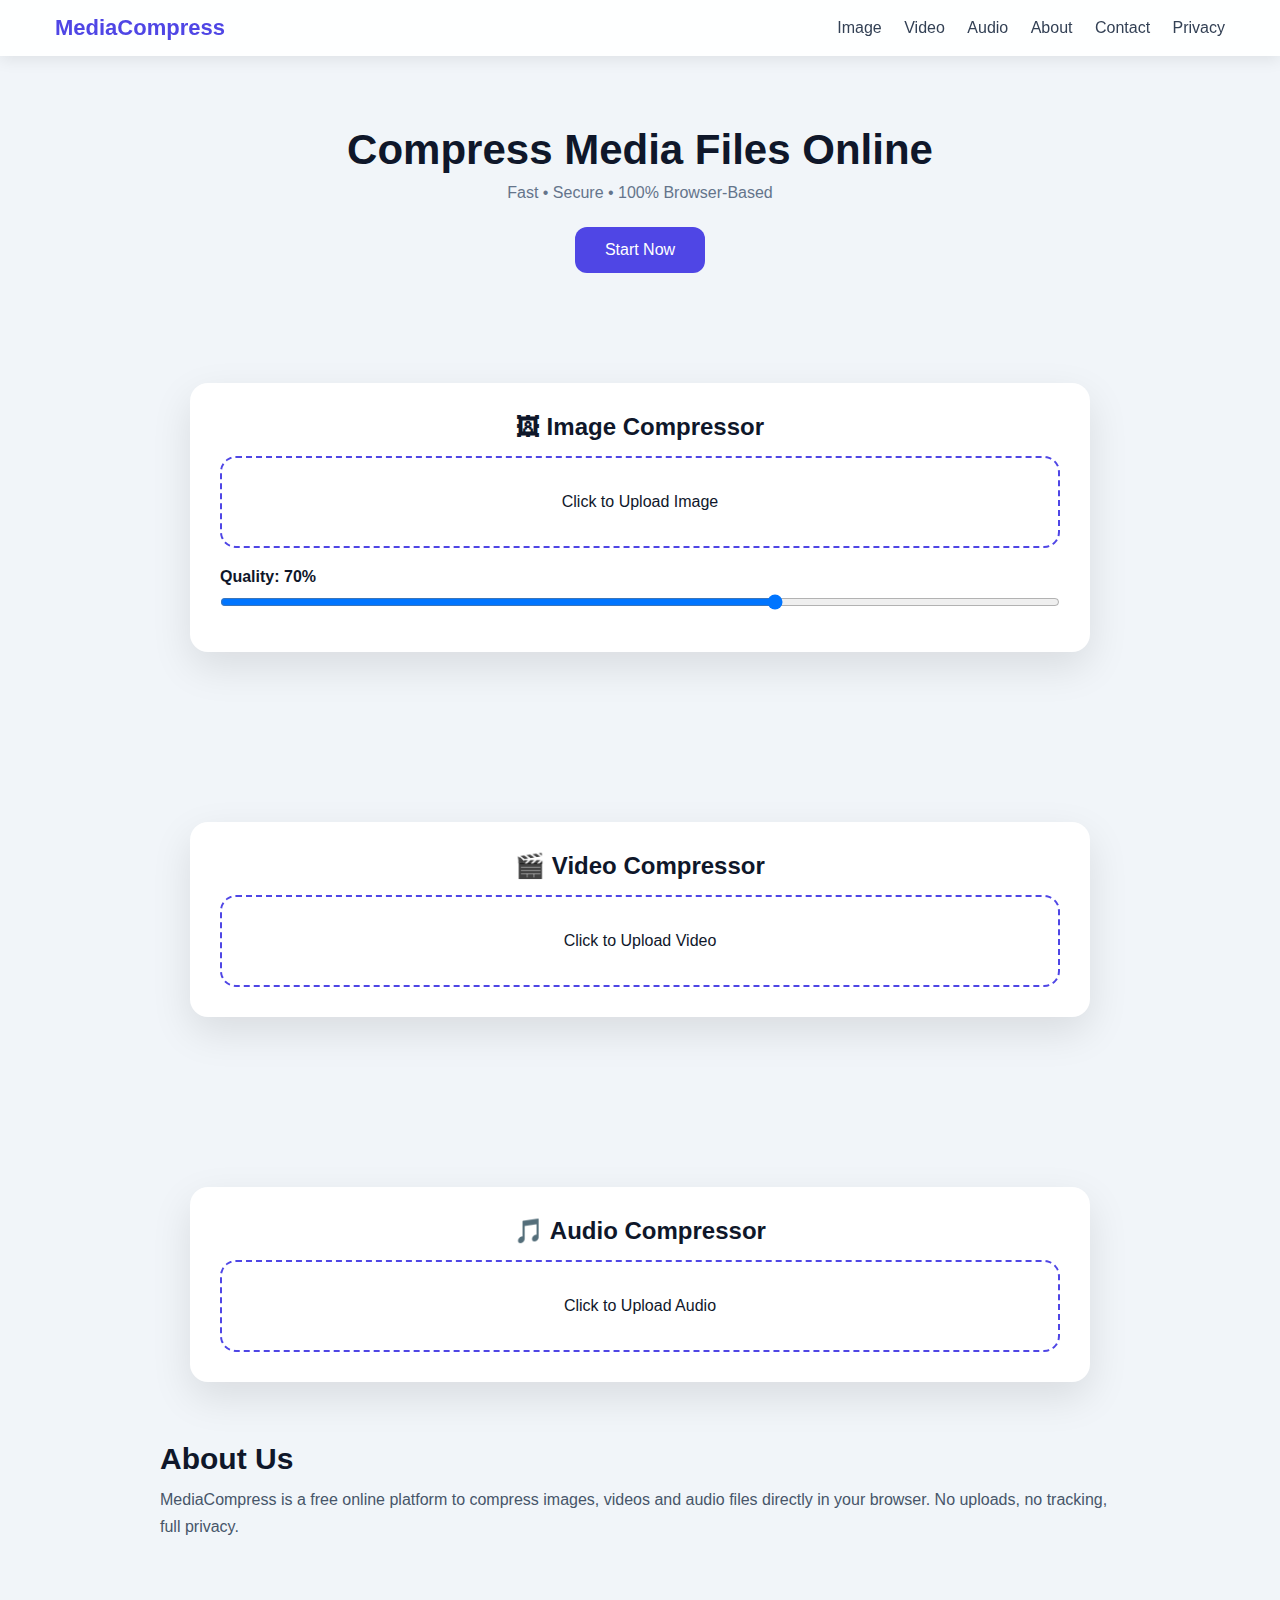
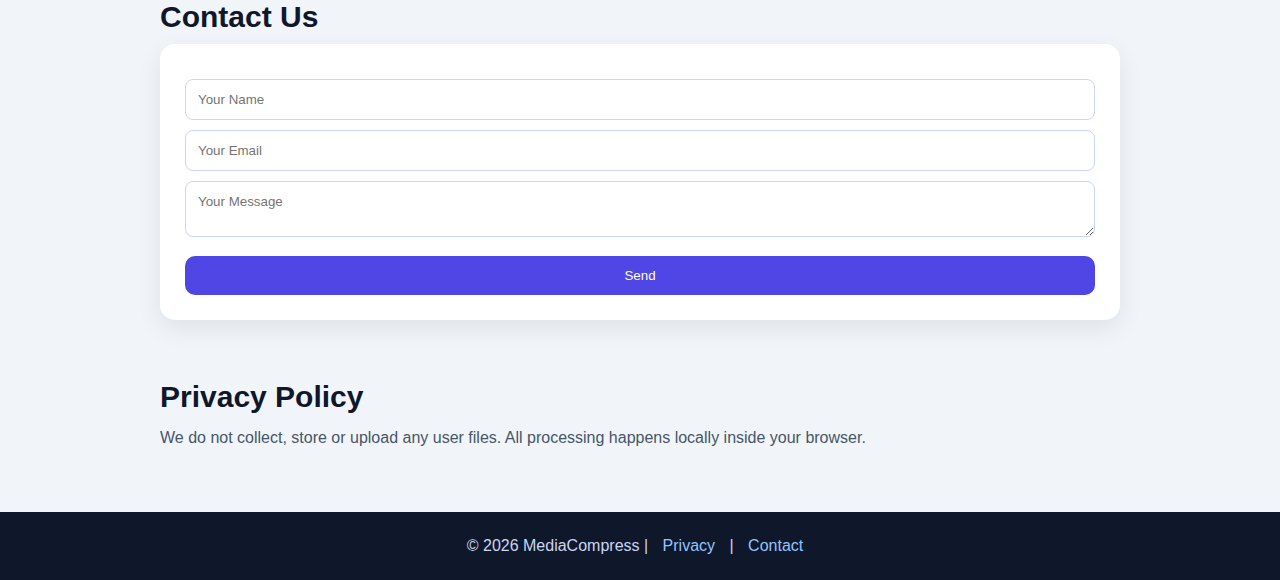
<file: index.html>
<!DOCTYPE html>
<html lang="en">
<head>
<meta charset="UTF-8">
<meta name="viewport" content="width=device-width, initial-scale=1.0">
<title>Media Compressor – Image, Video & Audio</title>

<!-- Google AdSense (WEB ONLY – CORRECT) -->
<script async
  src="https://pagead2.googlesyndication.com/pagead/js/adsbygoogle.js?client=ca-pub-3889866166086688"
  crossorigin="anonymous"></script>

<style>
:root{
  --primary:#4f46e5;
  --secondary:#22c55e;
  --bg:#f1f5f9;
  --dark:#0f172a;
}

*{margin:0;box-sizing:border-box;font-family:Segoe UI,sans-serif}
body{background:var(--bg);color:var(--dark)}

nav{
  background:#ffffffee;
  backdrop-filter:blur(10px);
  position:sticky;top:0;z-index:99;
  box-shadow:0 4px 15px rgba(0,0,0,.08)
}
.nav{
  max-width:1200px;margin:auto;
  padding:15px;display:flex;
  justify-content:space-between;align-items:center
}
.logo{font-size:22px;font-weight:700;color:var(--primary)}
nav a{margin-left:18px;text-decoration:none;color:#334155;font-weight:500}
nav a:hover{color:var(--primary)}

.hero{text-align:center;padding:70px 20px}
.hero h1{font-size:42px}
.hero p{color:#64748b;margin-top:10px}
.hero button{
  margin-top:25px;padding:14px 30px;
  background:var(--primary);
  border:none;color:white;
  border-radius:12px;font-size:16px;cursor:pointer
}

.tool{
  max-width:900px;margin:40px auto;
  background:white;padding:30px;
  border-radius:18px;
  box-shadow:0 15px 40px rgba(0,0,0,.1)
}
.tool h2{text-align:center;margin-bottom:15px}

.upload{
  border:2px dashed var(--primary);
  border-radius:16px;
  padding:35px;text-align:center;
  cursor:pointer
}
.upload:hover{background:#eef2ff}
input[type=file]{display:none}

.controls{margin-top:20px}
.controls label{font-weight:600}
.controls input,select{width:100%;padding:8px}

.result{display:none;margin-top:20px}
.result img,.result video,.result audio{
  width:100%;border-radius:12px
}
.download{
  display:inline-block;margin-top:15px;
  background:var(--secondary);
  color:white;padding:12px 22px;
  border-radius:10px;text-decoration:none
}

/* ADS */
.adsense-wrapper{
  max-width:1000px;
  margin:30px auto;
  text-align:center;
  overflow:hidden;
}

/* SECTIONS */
section{
  max-width:1000px;margin:60px auto;
  padding:0 20px
}
section h2{font-size:30px;margin-bottom:10px}
section p{color:#475569;line-height:1.7}

/* CONTACT */
form{
  background:white;padding:25px;
  border-radius:15px;
  box-shadow:0 8px 25px rgba(0,0,0,.08)
}
form input,textarea{
  width:100%;margin-top:10px;
  padding:12px;border-radius:8px;
  border:1px solid #cbd5f5
}
form button{
  margin-top:15px;width:100%;
  background:var(--primary);
  color:white;border:none;
  padding:12px;border-radius:10px
}

footer{
  background:#0f172a;
  color:#cbd5f5;
  padding:25px;text-align:center
}
footer a{color:#93c5fd;text-decoration:none;margin:0 10px}

@media(max-width:768px){
  .hero h1{font-size:32px}
}
</style>
</head>

<body>

<nav>
  <div class="nav">
    <div class="logo">MediaCompress</div>
    <div>
      <a href="#image">Image</a>
      <a href="#video">Video</a>
      <a href="#audio">Audio</a>
      <a href="#about">About</a>
      <a href="#contact">Contact</a>
      <a href="#privacy">Privacy</a>
    </div>
  </div>
</nav>

<div class="hero">
  <h1>Compress Media Files Online</h1>
  <p>Fast • Secure • 100% Browser-Based</p>
  <button onclick="document.getElementById('imgInput').click()">Start Now</button>
</div>

<!-- IMAGE TOOL -->
<div class="tool" id="image">
<h2>🖼 Image Compressor</h2>
<div class="upload" onclick="imgInput.click()">Click to Upload Image</div>
<input type="file" id="imgInput" accept="image/*">

<div class="controls">
<label>Quality: <span id="imgQVal">70</span>%</label>
<input type="range" id="imgQ" min="10" max="100" value="70">
</div>

<div class="result" id="imgResult">
<img id="imgOut">
<p id="imgStats"></p>
<a id="imgDown" class="download" download>Download</a>
</div>
</div>

<!-- ADS -->
<div class="adsense-wrapper">
  <ins class="adsbygoogle"
       style="display:block;min-height:90px"
       data-ad-client="ca-pub-3889866166086688"
       data-ad-slot="auto"
       data-ad-format="auto"
       data-full-width-responsive="true"></ins>
</div>

<!-- VIDEO TOOL -->
<div class="tool" id="video">
<h2>🎬 Video Compressor</h2>
<div class="upload" onclick="vidInput.click()">Click to Upload Video</div>
<input type="file" id="vidInput" accept="video/*">

<div class="result" id="vidResult">
<video id="vidOut" controls></video>
<a id="vidDown" class="download" download>Download</a>
</div>
</div>

<!-- ADS -->
<div class="adsense-wrapper">
  <ins class="adsbygoogle"
       style="display:block;min-height:90px"
       data-ad-client="ca-pub-3889866166086688"
       data-ad-slot="auto"
       data-ad-format="auto"
       data-full-width-responsive="true"></ins>
</div>

<!-- AUDIO TOOL -->
<div class="tool" id="audio">
<h2>🎵 Audio Compressor</h2>
<div class="upload" onclick="audInput.click()">Click to Upload Audio</div>
<input type="file" id="audInput" accept="audio/*">

<div class="result" id="audResult">
<audio id="audOut" controls></audio>
<a id="audDown" class="download" download>Download</a>
</div>
</div>

<section id="about">
<h2>About Us</h2>
<p>
MediaCompress is a free online platform to compress images, videos and audio files
directly in your browser. No uploads, no tracking, full privacy.
</p>
</section>

<section id="contact">
<h2>Contact Us</h2>
<form onsubmit="event.preventDefault();alert('Message Sent Successfully!')">
<input placeholder="Your Name" required>
<input type="email" placeholder="Your Email" required>
<textarea placeholder="Your Message"></textarea>
<button>Send</button>
</form>
</section>

<section id="privacy">
<h2>Privacy Policy</h2>
<p>
We do not collect, store or upload any user files. All processing happens locally
inside your browser.
</p>
</section>

<footer>
© 2026 MediaCompress |
<a href="#privacy">Privacy</a> |
<a href="#contact">Contact</a>
</footer>

<script>
/* IMAGE */
imgQ.oninput=()=>imgQVal.innerText=imgQ.value;
imgInput.onchange=()=>{
const f=imgInput.files[0];if(!f)return;
const r=new FileReader();
r.onload=e=>{
const i=new Image();
i.onload=()=>{
const c=document.createElement("canvas");
c.width=i.width;c.height=i.height;
c.getContext("2d").drawImage(i,0,0);
c.toBlob(b=>{
imgOut.src=URL.createObjectURL(b);
imgDown.href=imgOut.src;
imgDown.download="compressed-"+f.name;
imgStats.innerText=`Original ${(f.size/1024).toFixed(1)} KB → ${(b.size/1024).toFixed(1)} KB`;
imgResult.style.display="block";
},"image/jpeg",imgQ.value/100);
};
i.src=e.target.result;
};
r.readAsDataURL(f);
};

/* VIDEO */
vidInput.onchange=()=>{
const f=vidInput.files[0];
const url=URL.createObjectURL(f);
vidOut.src=url;
vidDown.href=url;
vidDown.download="compressed-"+f.name;
vidResult.style.display="block";
};

/* AUDIO */
audInput.onchange=()=>{
const f=audInput.files[0];
const url=URL.createObjectURL(f);
audOut.src=url;
audDown.href=url;
audDown.download="compressed-"+f.name;
audResult.style.display="block";
};

/* ADS SAFE LOAD */
window.addEventListener("load",()=>{
if(window.adsbygoogle){
(adsbygoogle=window.adsbygoogle||[]).push({});
(adsbygoogle=window.adsbygoogle||[]).push({});
}
});
</script>

</body>
</html>
</file>
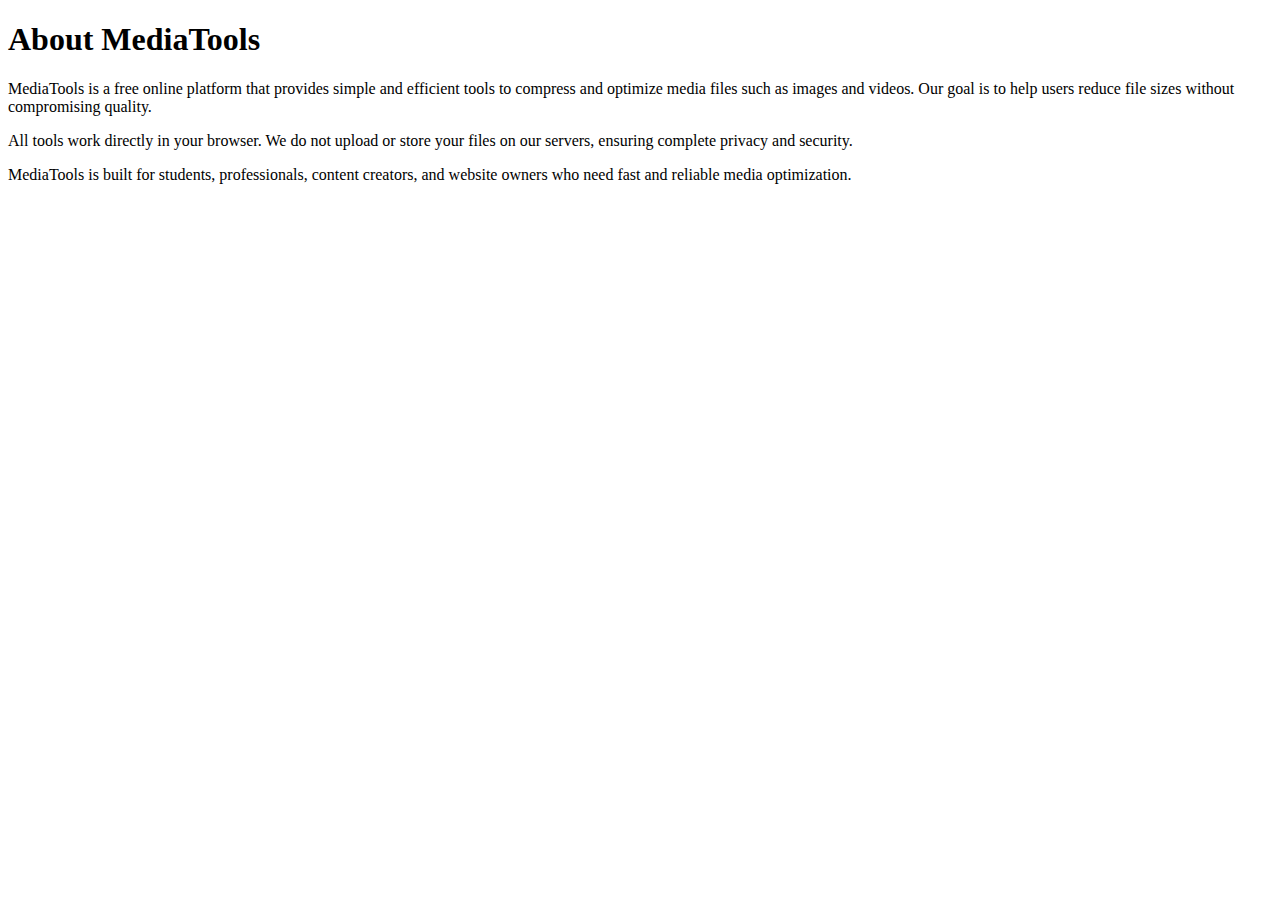
<file: about.html>
<!DOCTYPE html>
<html lang="en">
<head>
<meta charset="UTF-8">
<title>About Us | MediaTools</title>
<meta name="viewport" content="width=device-width, initial-scale=1.0">
</head>
<body>
<h1>About MediaTools</h1>

<p>
MediaTools is a free online platform that provides simple and efficient tools
to compress and optimize media files such as images and videos.
Our goal is to help users reduce file sizes without compromising quality.
</p>

<p>
All tools work directly in your browser. We do not upload or store your files
on our servers, ensuring complete privacy and security.
</p>

<p>
MediaTools is built for students, professionals, content creators,
and website owners who need fast and reliable media optimization.
</p>

</body>
</html>
</file>
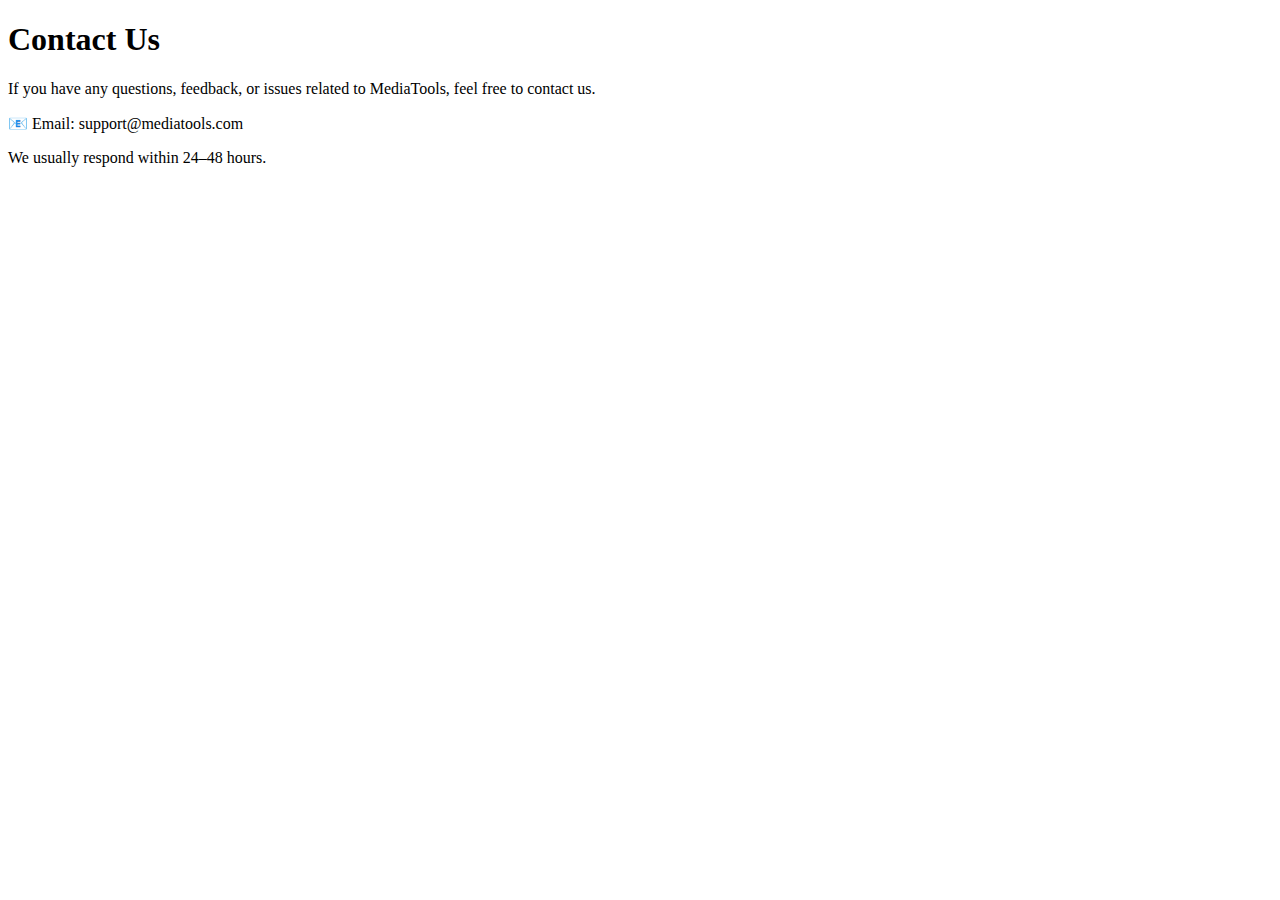
<file: contact.html>
<!DOCTYPE html>
<html lang="en">
<head>
<meta charset="UTF-8">
<title>Contact Us | MediaTools</title>
<meta name="viewport" content="width=device-width, initial-scale=1.0">
</head>
<body>
<h1>Contact Us</h1>

<p>
If you have any questions, feedback, or issues related to MediaTools,
feel free to contact us.
</p>

<p>
📧 Email: support@mediatools.com
</p>

<p>
We usually respond within 24–48 hours.
</p>

</body>
</html>
</file>
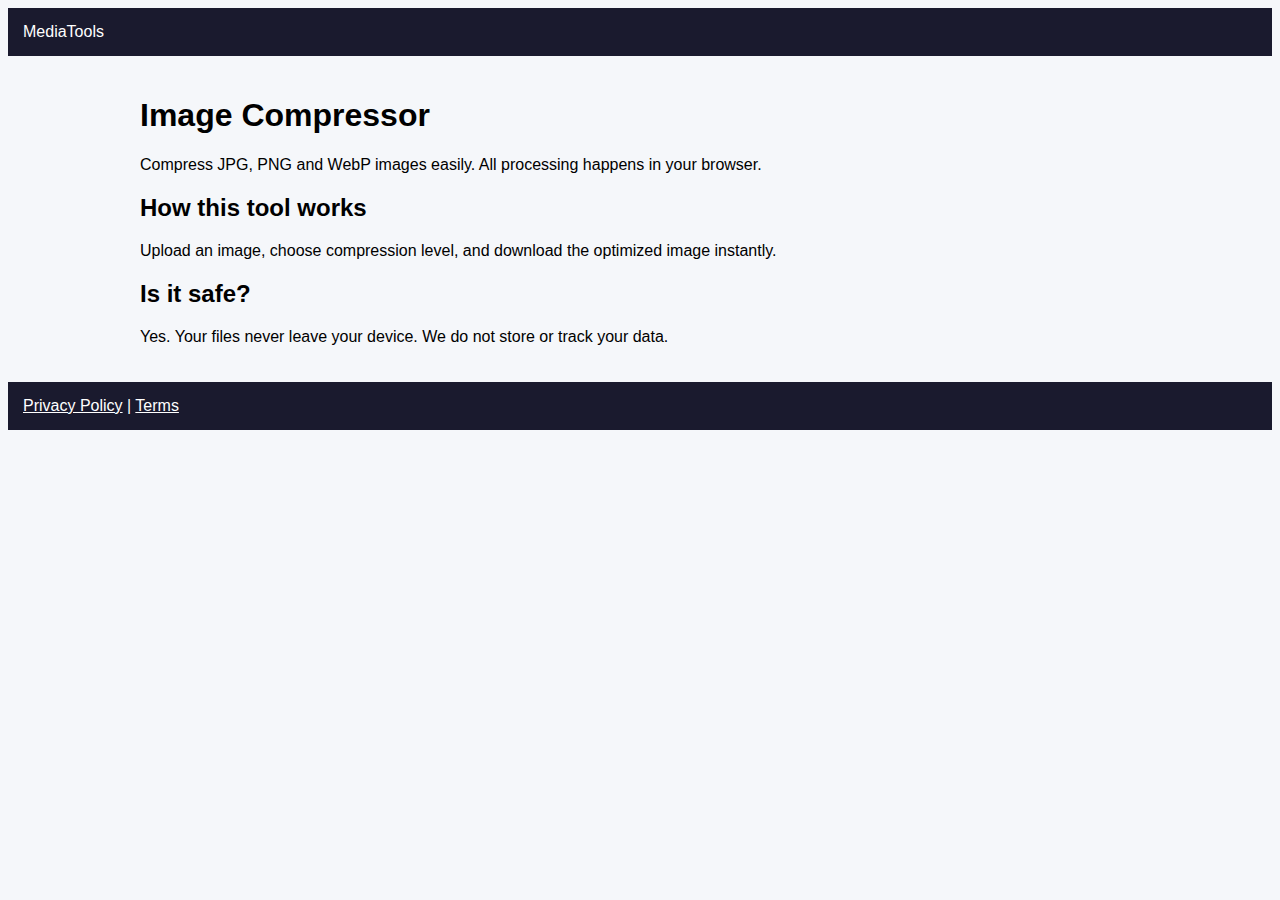
<file: img_compressor.html>
<!DOCTYPE html>
<html lang="en">
<head>
<meta charset="UTF-8">
<title>Image Compressor – MediaTools</title>
<meta name="viewport" content="width=device-width, initial-scale=1.0">

<script async
src="https://pagead2.googlesyndication.com/pagead/js/adsbygoogle.js?client=ca-pub-XXXXXXXXXXXXXXX"
crossorigin="anonymous"></script>
</head>

<body style="font-family:Poppins,Arial;background:#f5f7fa">

<header style="background:#1a1a2e;color:#fff;padding:15px">
  <a href="index.html" style="color:#fff;text-decoration:none">MediaTools</a>
</header>

<main style="max-width:1000px;margin:auto;padding:20px">

<h1>Image Compressor</h1>
<p>
Compress JPG, PNG and WebP images easily.
All processing happens in your browser.
</p>

<!-- Ad -->
<ins class="adsbygoogle"
style="display:block"
data-ad-client="ca-pub-XXXXXXXXXXXXXXX"
data-ad-slot="1234567890"
data-ad-format="auto"
data-full-width-responsive="true"></ins>
<script>(adsbygoogle=window.adsbygoogle||[]).push({});</script>

<section>
<h2>How this tool works</h2>
<p>
Upload an image, choose compression level,
and download the optimized image instantly.
</p>

<h2>Is it safe?</h2>
<p>
Yes. Your files never leave your device.
We do not store or track your data.
</p>
</section>

</main>

<footer style="background:#1a1a2e;color:#fff;padding:15px">
<a href="privacy-policy.html" style="color:#fff">Privacy Policy</a> |
<a href="terms.html" style="color:#fff">Terms</a>
</footer>

</body>
</html>
</file>
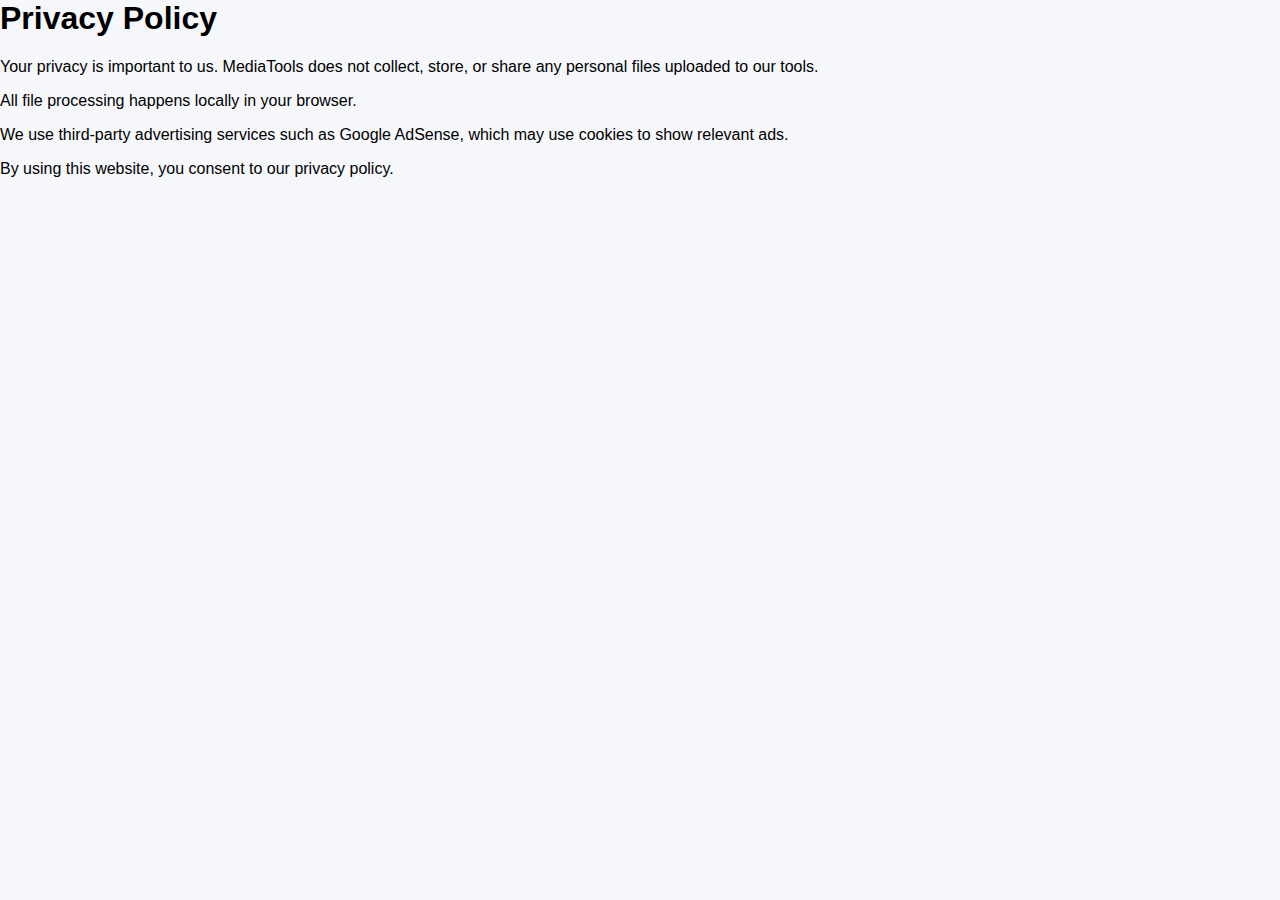
<file: privacy-policy.html>
<!DOCTYPE html>
<html lang="en">
<head>
<meta charset="UTF-8">
<title>Privacy Policy | MediaTools</title>
<link rel="stylesheet" href="../style.css">
<script src="../main.js"></script>
<meta name="viewport" content="width=device-width, initial-scale=1.0">
</head>
<body>
<h1>Privacy Policy</h1>

<p>
Your privacy is important to us. MediaTools does not collect, store,
or share any personal files uploaded to our tools.
</p>

<p>
All file processing happens locally in your browser.
</p>

<p>
We use third-party advertising services such as Google AdSense,
which may use cookies to show relevant ads.
</p>

<p>
By using this website, you consent to our privacy policy.
</p>

</body>
</html>
</file>
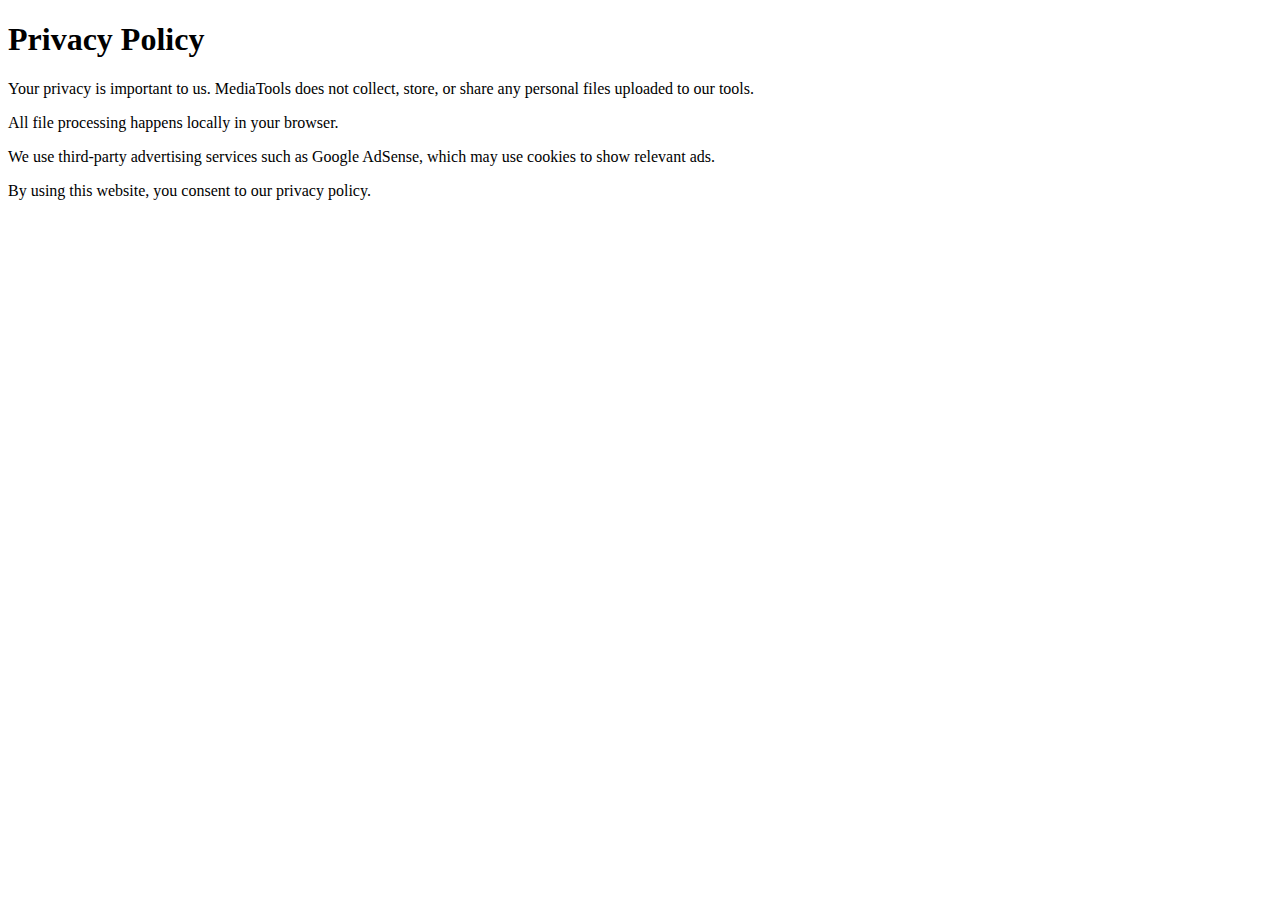
<file: Privacy_Policy.html>
<!DOCTYPE html>
<html lang="en">
<head>
<meta charset="UTF-8">
<title>Privacy Policy | MediaTools</title>
<meta name="viewport" content="width=device-width, initial-scale=1.0">
</head>
<body>
<h1>Privacy Policy</h1>

<p>
Your privacy is important to us. MediaTools does not collect, store,
or share any personal files uploaded to our tools.
</p>

<p>
All file processing happens locally in your browser.
</p>

<p>
We use third-party advertising services such as Google AdSense,
which may use cookies to show relevant ads.
</p>

<p>
By using this website, you consent to our privacy policy.
</p>

</body>
</html>
</file>
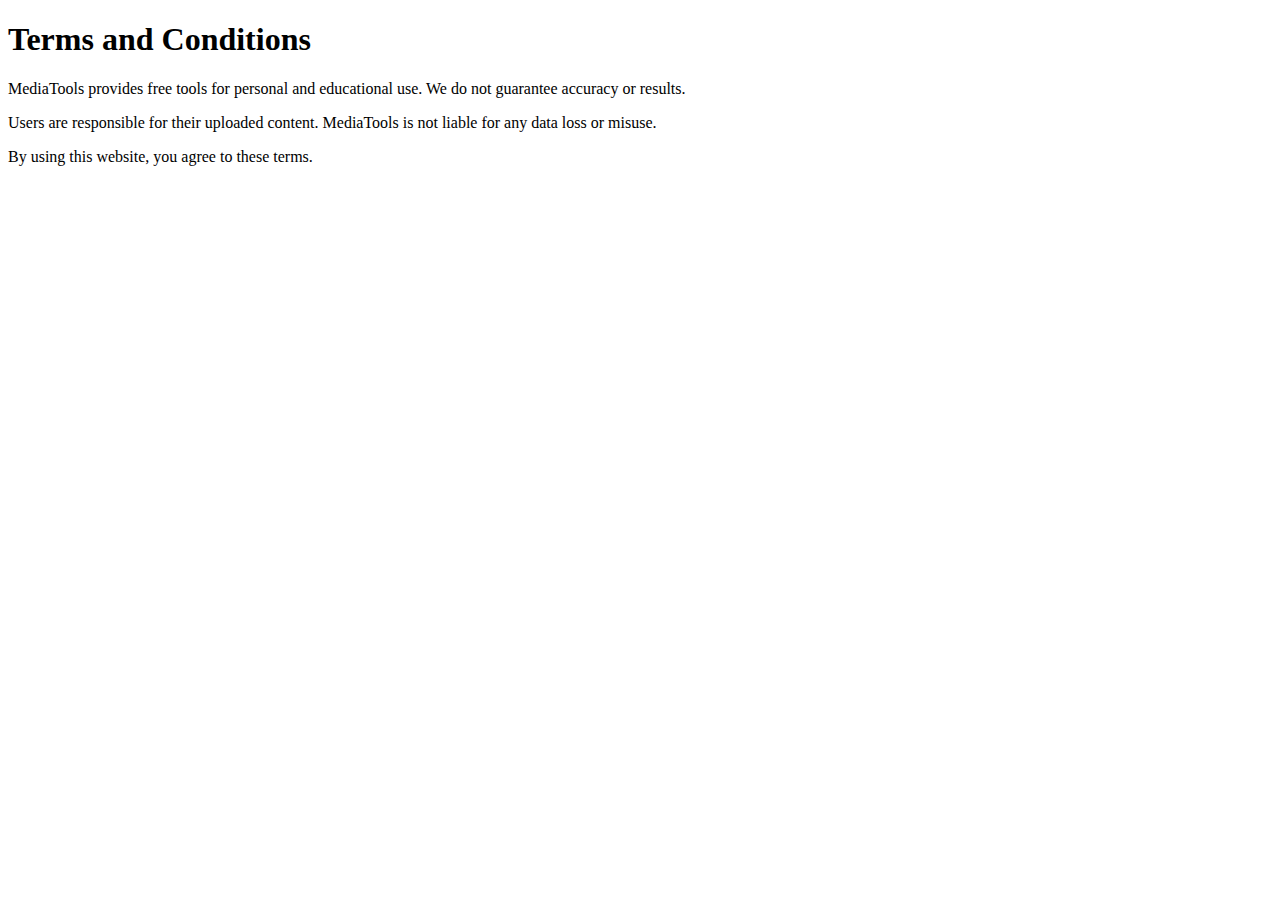
<file: Terms&Conditions.html>
<!DOCTYPE html>
<html lang="en">
<head>
<meta charset="UTF-8">
<title>Terms & Conditions | MediaTools</title>
<meta name="viewport" content="width=device-width, initial-scale=1.0">
</head>
<body>
<h1>Terms and Conditions</h1>

<p>
MediaTools provides free tools for personal and educational use.
We do not guarantee accuracy or results.
</p>

<p>
Users are responsible for their uploaded content.
MediaTools is not liable for any data loss or misuse.
</p>

<p>
By using this website, you agree to these terms.
</p>

</body>
</html>
</file>
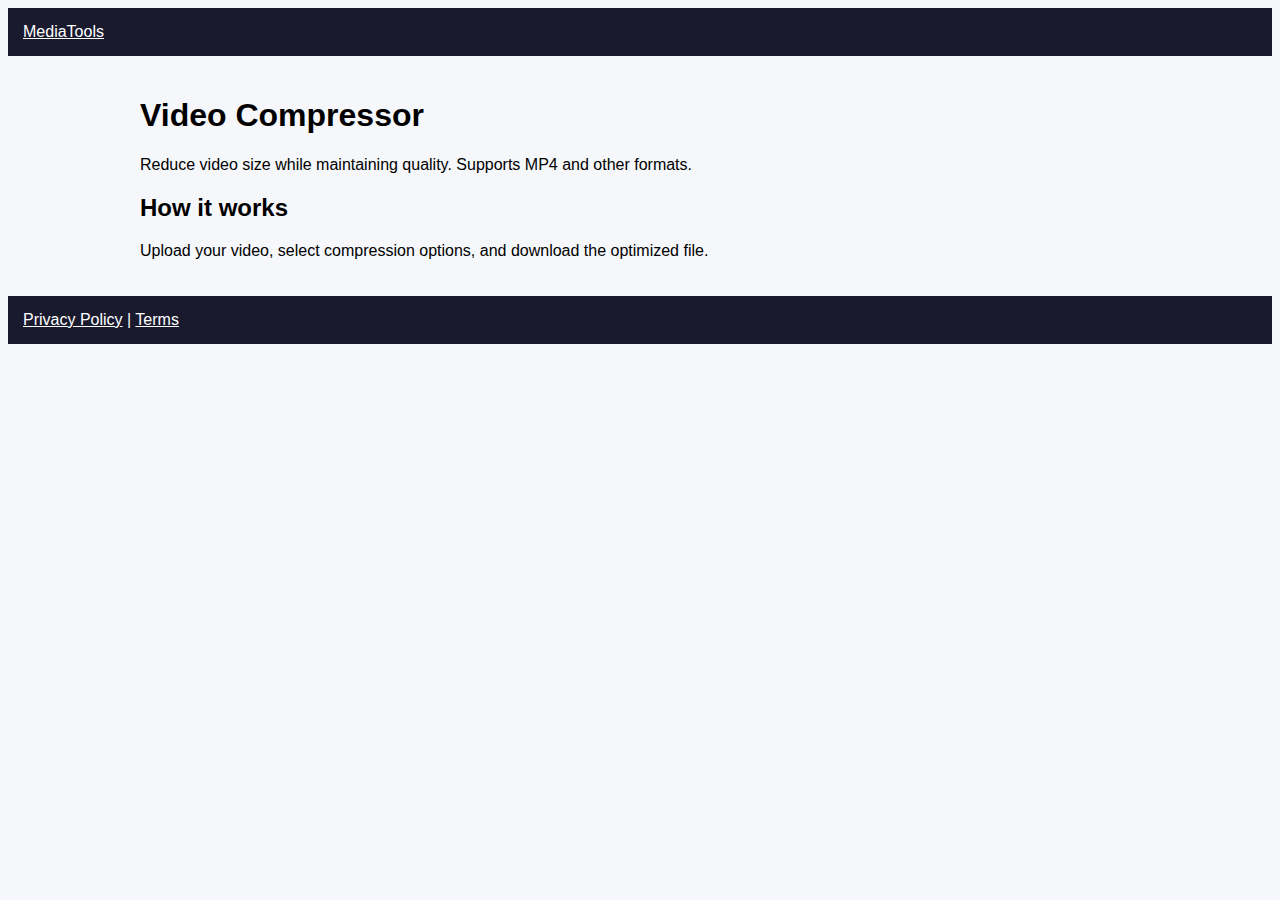
<file: vid_compressor.html>
<!DOCTYPE html>
<html lang="en">
<head>
<meta charset="UTF-8">
<title>Video Compressor – MediaTools</title>
<meta name="viewport" content="width=device-width, initial-scale=1.0">

<script async
src="https://pagead2.googlesyndication.com/pagead/js/adsbygoogle.js?client=ca-pub-XXXXXXXXXXXXXXX"
crossorigin="anonymous"></script>
</head>

<body style="font-family:Poppins,Arial;background:#f5f7fa">

<header style="background:#1a1a2e;color:#fff;padding:15px">
<a href="index.html" style="color:#fff">MediaTools</a>
</header>

<main style="max-width:1000px;margin:auto;padding:20px">

<h1>Video Compressor</h1>
<p>
Reduce video size while maintaining quality.
Supports MP4 and other formats.
</p>

<!-- Ad -->
<ins class="adsbygoogle"
style="display:block"
data-ad-client="ca-pub-XXXXXXXXXXXXXXX"
data-ad-slot="1234567890"
data-ad-format="auto"
data-full-width-responsive="true"></ins>
<script>(adsbygoogle=window.adsbygoogle||[]).push({});</script>

<section>
<h2>How it works</h2>
<p>
Upload your video, select compression options,
and download the optimized file.
</p>
</section>

</main>

<footer style="background:#1a1a2e;color:#fff;padding:15px">
<a href="privacy-policy.html" style="color:#fff">Privacy Policy</a> |
<a href="terms.html" style="color:#fff">Terms</a>
</footer>

</body>
</html>
</file>
<file: style.css>
:root{
  --primary:#4361ee;
  --dark:#1a1a2e;
  --light:#f5f7fa;
}

*{box-sizing:border-box}

body{
  margin:0;
  font-family:Poppins,Arial,sans-serif;
  background:var(--light);
}

header,footer{
  background:var(--dark);
  color:#fff;
  padding:15px;
}

nav a{
  color:#fff;
  text-decoration:none;
  margin-right:15px;
  font-weight:500;
}

.container{
  max-width:1100px;
  margin:auto;
  padding:20px;
}

.card{
  background:#fff;
  padding:20px;
  margin:20px 0;
  border-radius:10px;
  box-shadow:0 5px 15px rgba(0,0,0,.1);
}

h1,h2{margin-top:0}

button{
  background:var(--primary);
  color:#fff;
  border:none;
  padding:10px 18px;
  border-radius:6px;
  cursor:pointer;
}

button:hover{opacity:.9}

textarea,input{
  width:100%;
  padding:10px;
  margin:10px 0;
}
</file>
